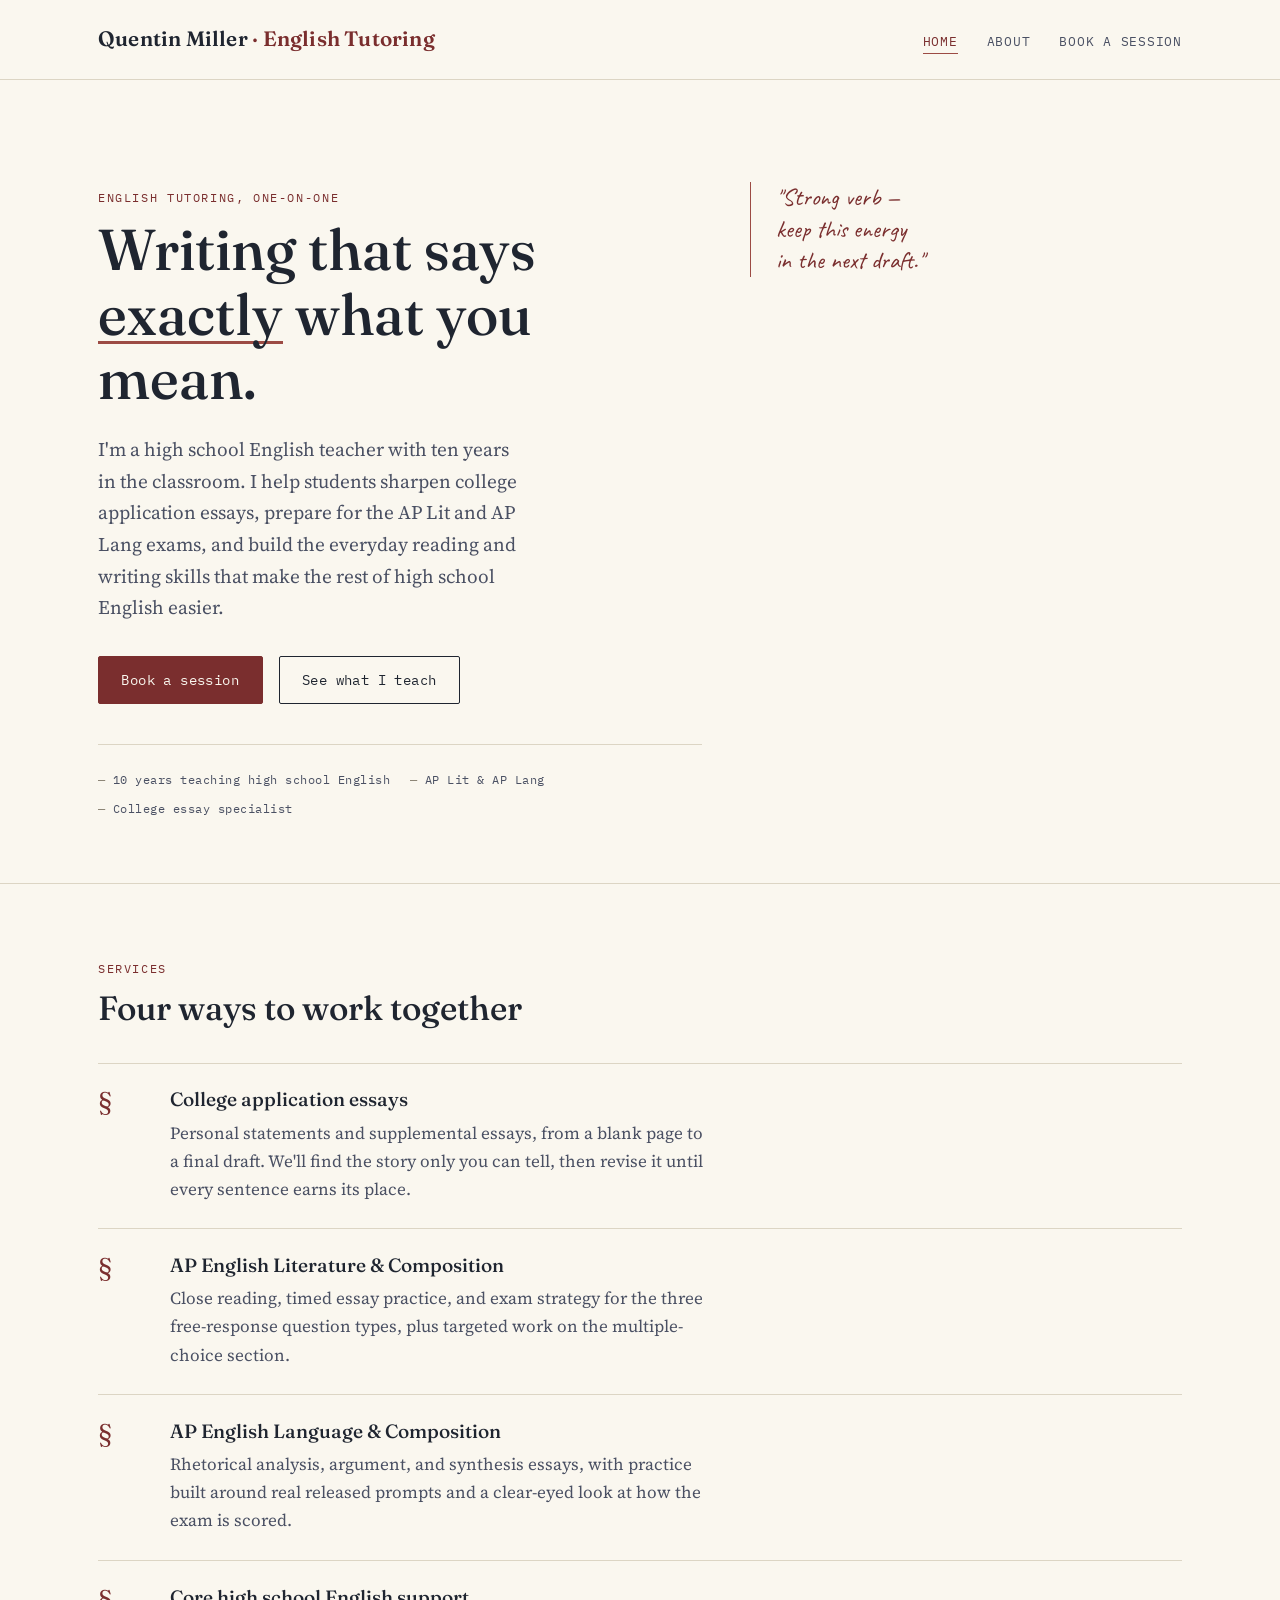
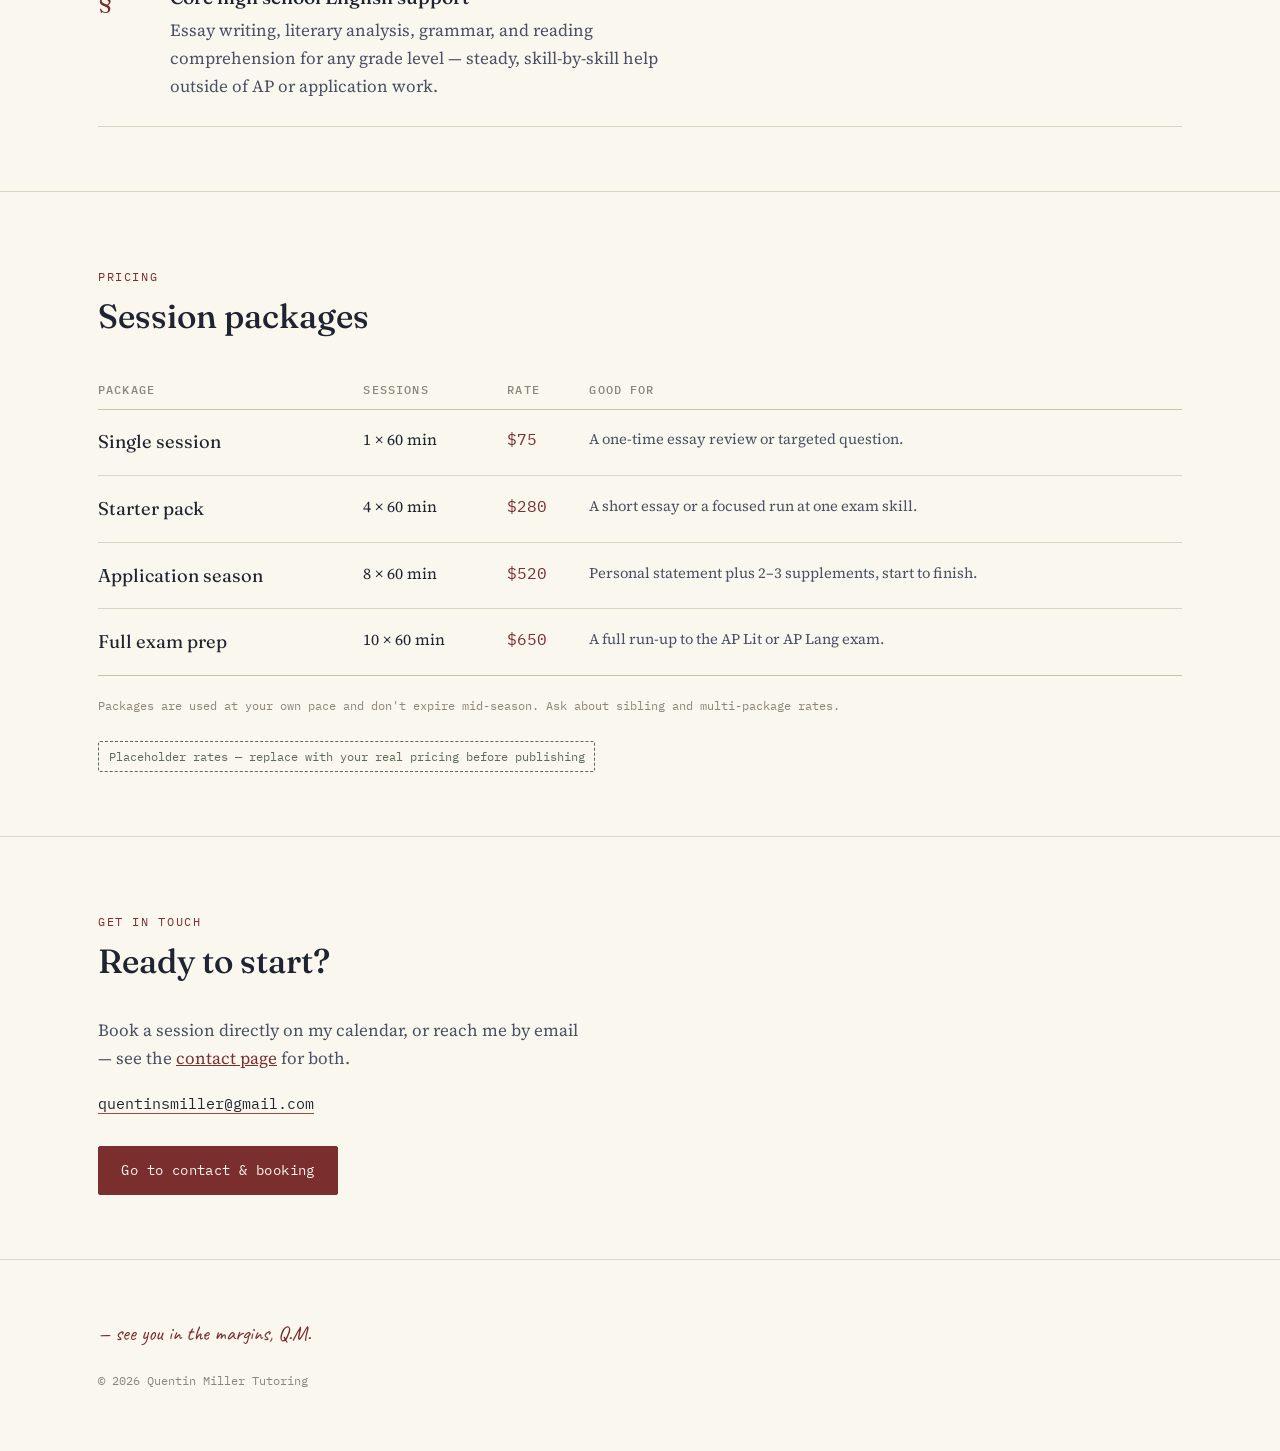
<file: index.html>
<!DOCTYPE html>
<html lang="en">
<head>
<meta charset="UTF-8">
<meta name="viewport" content="width=device-width, initial-scale=1.0">
<title>Quentin Miller — English Tutoring</title>
<meta name="description" content="English tutoring with a 10-year AP teacher: college application essays, AP English Lit &amp; Lang exam prep, and core high school English support.">
<link rel="stylesheet" href="styles.css">
</head>
<body>

<header class="site-header">
  <div class="header-inner">
    <a href="index.html" class="wordmark">Quentin Miller <span>· English Tutoring</span></a>
    <nav class="primary-nav" aria-label="Primary">
      <ul>
        <li><a href="index.html" aria-current="page">Home</a></li>
        <li><a href="about.html">About</a></li>
        <li><a href="contact.html">Book a Session</a></li>
      </ul>
    </nav>
  </div>
</header>

<main>
  <section class="hero">
    <div class="page">
      <div class="hero-grid">
        <div>
          <p class="eyebrow">English Tutoring, One-on-One</p>
          <h1>Writing that says<br><span class="underline-mark">exactly</span> what you mean.</h1>
          <p class="lede">
            I'm a high school English teacher with ten years in the classroom.
            I help students sharpen college application essays, prepare for the
            AP Lit and AP Lang exams, and build the everyday reading and writing
            skills that make the rest of high school English easier.
          </p>
          <div class="hero-actions">
            <a class="btn btn-primary" href="contact.html">Book a session</a>
            <a class="btn btn-quiet" href="#services">See what I teach</a>
          </div>
          <div class="credentials-strip">
            <span>10 years teaching high school English</span>
            <span>AP Lit &amp; AP Lang</span>
            <span>College essay specialist</span>
          </div>
        </div>
        <div class="marginalia">
          "Strong verb —<br>keep this energy<br>in the next draft."
        </div>
      </div>
    </div>
  </section>

  <section id="services">
    <div class="page">
      <div class="section-head">
        <p class="eyebrow">Services</p>
        <h2>Four ways to work together</h2>
      </div>
      <div class="rubric-list">
        <div class="rubric-item">
          <div class="rubric-mark">§</div>
          <div>
            <h3>College application essays</h3>
            <p>Personal statements and supplemental essays, from a blank page to a final draft. We'll find the story only you can tell, then revise it until every sentence earns its place.</p>
          </div>
        </div>
        <div class="rubric-item">
          <div class="rubric-mark">§</div>
          <div>
            <h3>AP English Literature &amp; Composition</h3>
            <p>Close reading, timed essay practice, and exam strategy for the three free-response question types, plus targeted work on the multiple-choice section.</p>
          </div>
        </div>
        <div class="rubric-item">
          <div class="rubric-mark">§</div>
          <div>
            <h3>AP English Language &amp; Composition</h3>
            <p>Rhetorical analysis, argument, and synthesis essays, with practice built around real released prompts and a clear-eyed look at how the exam is scored.</p>
          </div>
        </div>
        <div class="rubric-item">
          <div class="rubric-mark">§</div>
          <div>
            <h3>Core high school English support</h3>
            <p>Essay writing, literary analysis, grammar, and reading comprehension for any grade level — steady, skill-by-skill help outside of AP or application work.</p>
          </div>
        </div>
      </div>
    </div>
  </section>

  <section id="pricing">
    <div class="page">
      <div class="section-head">
        <p class="eyebrow">Pricing</p>
        <h2>Session packages</h2>
      </div>
      <table class="price-table">
        <thead>
          <tr>
            <th>Package</th>
            <th>Sessions</th>
            <th>Rate</th>
            <th>Good for</th>
          </tr>
        </thead>
        <tbody>
          <tr>
            <td class="pkg-name">Single session</td>
            <td>1 × 60 min</td>
            <td class="pkg-rate">$75</td>
            <td class="pkg-note">A one-time essay review or targeted question.</td>
          </tr>
          <tr>
            <td class="pkg-name">Starter pack</td>
            <td>4 × 60 min</td>
            <td class="pkg-rate">$280</td>
            <td class="pkg-note">A short essay or a focused run at one exam skill.</td>
          </tr>
          <tr>
            <td class="pkg-name">Application season</td>
            <td>8 × 60 min</td>
            <td class="pkg-rate">$520</td>
            <td class="pkg-note">Personal statement plus 2–3 supplements, start to finish.</td>
          </tr>
          <tr>
            <td class="pkg-name">Full exam prep</td>
            <td>10 × 60 min</td>
            <td class="pkg-rate">$650</td>
            <td class="pkg-note">A full run-up to the AP Lit or AP Lang exam.</td>
          </tr>
        </tbody>
      </table>
      <p class="price-footnote">Packages are used at your own pace and don't expire mid-season. Ask about sibling and multi-package rates.</p>
      <span class="edit-flag">Placeholder rates — replace with your real pricing before publishing</span>
    </div>
  </section>

  <section id="contact-cta">
    <div class="page">
      <div class="section-head">
        <p class="eyebrow">Get in touch</p>
        <h2>Ready to start?</h2>
      </div>
      <p style="max-width: 55ch; color: var(--ink-soft);">
        Book a session directly on my calendar, or reach me by email — see the
        <a href="contact.html" style="color: var(--oxblood);">contact page</a> for both.
      </p>
      <div class="contact-line" style="margin-top: 1.2rem;">
        <a href="mailto:quentinsmiller@gmail.com">quentinsmiller@gmail.com</a>
      </div>
      <a class="btn btn-primary" href="contact.html" style="margin-top: 1rem;">Go to contact &amp; booking</a>
    </div>
  </section>
</main>

<footer class="site-footer">
  <div class="page">
    <p class="footer-note">— see you in the margins, Q.M.</p>
    <p class="footer-meta">© 2026 Quentin Miller Tutoring</p>
  </div>
</footer>

</body>
</html>
</file>
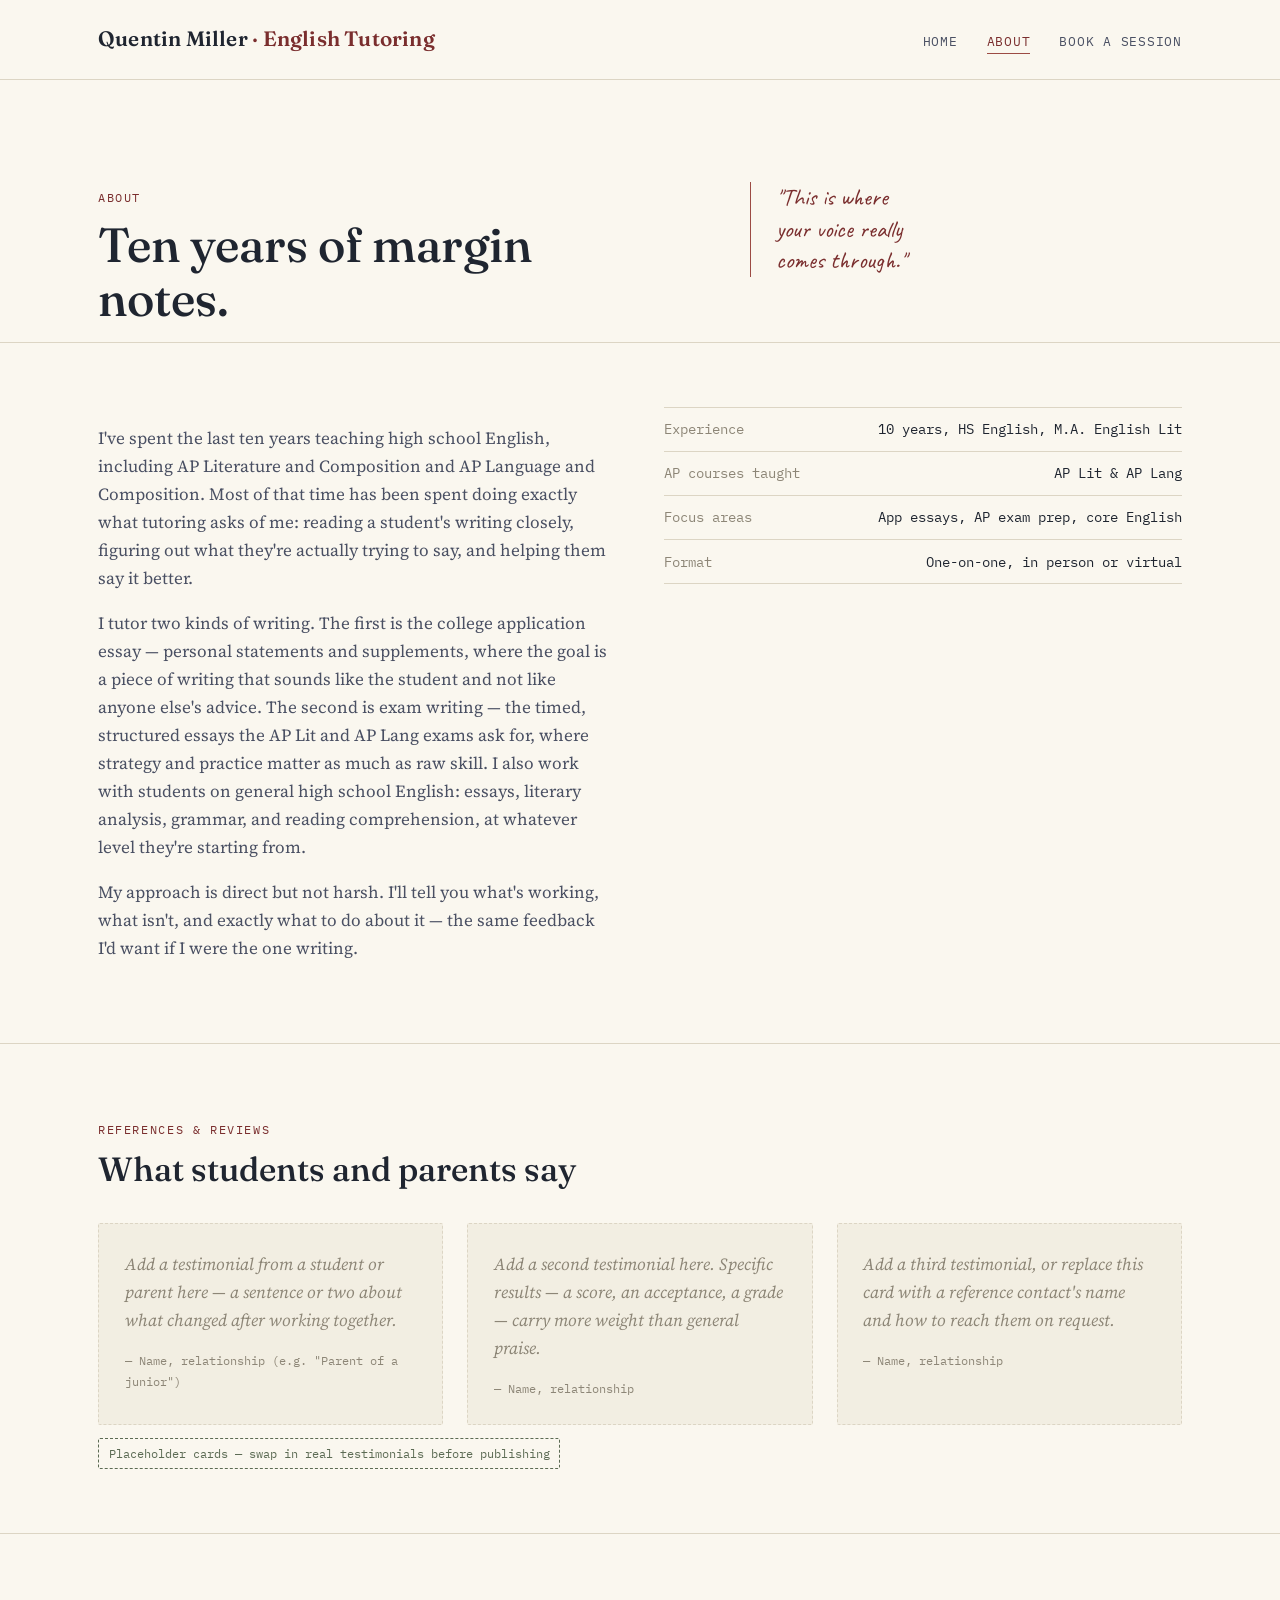
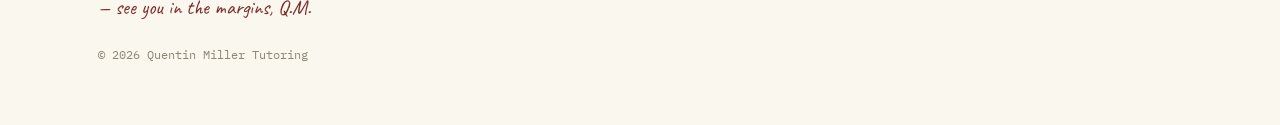
<file: about.html>
<!DOCTYPE html>
<html lang="en">
<head>
<meta charset="UTF-8">
<meta name="viewport" content="width=device-width, initial-scale=1.0">
<title>About — Quentin Miller English Tutoring</title>
<meta name="description" content="About Quentin Miller: 10 years teaching high school English, AP Lit and AP Lang, and college application essays.">
<link rel="stylesheet" href="styles.css">
</head>
<body>

<header class="site-header">
  <div class="header-inner">
    <a href="index.html" class="wordmark">Quentin Miller <span>· English Tutoring</span></a>
    <nav class="primary-nav" aria-label="Primary">
      <ul>
        <li><a href="index.html">Home</a></li>
        <li><a href="about.html" aria-current="page">About</a></li>
        <li><a href="contact.html">Book a Session</a></li>
      </ul>
    </nav>
  </div>
</header>

<main>
  <section class="hero" style="padding-bottom: 1rem;">
    <div class="page">
      <div class="hero-grid">
        <div>
          <p class="eyebrow">About</p>
          <h1 style="font-size: clamp(2.1rem, 4vw, 3rem); max-width: 18ch;">Ten years of margin notes.</h1>
        </div>
        <div class="marginalia">
          "This is where<br>your voice really<br>comes through."
        </div>
      </div>
    </div>
  </section>

  <section>
    <div class="page">
      <div class="bio-grid">
        <div>
          <p>
            I've spent the last ten years teaching high school English, including
            AP Literature and Composition and AP Language and Composition. Most
            of that time has been spent doing exactly what tutoring asks of me:
            reading a student's writing closely, figuring out what they're
            actually trying to say, and helping them say it better.
          </p>
          <p>
            I tutor two kinds of writing. The first is the college application
            essay — personal statements and supplements, where the goal is a
            piece of writing that sounds like the student and not like anyone
            else's advice. The second is exam writing — the timed, structured
            essays the AP Lit and AP Lang exams ask for, where strategy and
            practice matter as much as raw skill. I also work with students on
            general high school English: essays, literary analysis, grammar,
            and reading comprehension, at whatever level they're starting from.
          </p>
          <p>
            My approach is direct but not harsh. I'll tell you what's working,
            what isn't, and exactly what to do about it — the same feedback I'd
            want if I were the one writing.
          </p>
        </div>
        <ul class="fact-list">
          <li><span class="fact-label">Experience</span><span>10 years, HS English, M.A. English Lit</span></li>
          <li><span class="fact-label">AP courses taught</span><span>AP Lit &amp; AP Lang</span></li>
          <li><span class="fact-label">Focus areas</span><span>App essays, AP exam prep, core English</span></li>
          <li><span class="fact-label">Format</span><span>One-on-one, in person or virtual</span></li>
        </ul>
      </div>
    </div>
  </section>

  <section id="references">
    <div class="page">
      <div class="section-head">
        <p class="eyebrow">References &amp; Reviews</p>
        <h2>What students and parents say</h2>
      </div>
      <div class="testimonial-grid">
        <div class="testimonial-card placeholder">
          <p class="quote">Add a testimonial from a student or parent here — a sentence or two about what changed after working together.</p>
          <p class="attribution">— Name, relationship (e.g. "Parent of a junior")</p>
        </div>
        <div class="testimonial-card placeholder">
          <p class="quote">Add a second testimonial here. Specific results — a score, an acceptance, a grade — carry more weight than general praise.</p>
          <p class="attribution">— Name, relationship</p>
        </div>
        <div class="testimonial-card placeholder">
          <p class="quote">Add a third testimonial, or replace this card with a reference contact's name and how to reach them on request.</p>
          <p class="attribution">— Name, relationship</p>
        </div>
      </div>
      <span class="edit-flag">Placeholder cards — swap in real testimonials before publishing</span>
    </div>
  </section>
</main>

<footer class="site-footer">
  <div class="page">
    <p class="footer-note">— see you in the margins, Q.M.</p>
    <p class="footer-meta">© 2026 Quentin Miller Tutoring</p>
  </div>
</footer>

</body>
</html>
</file>
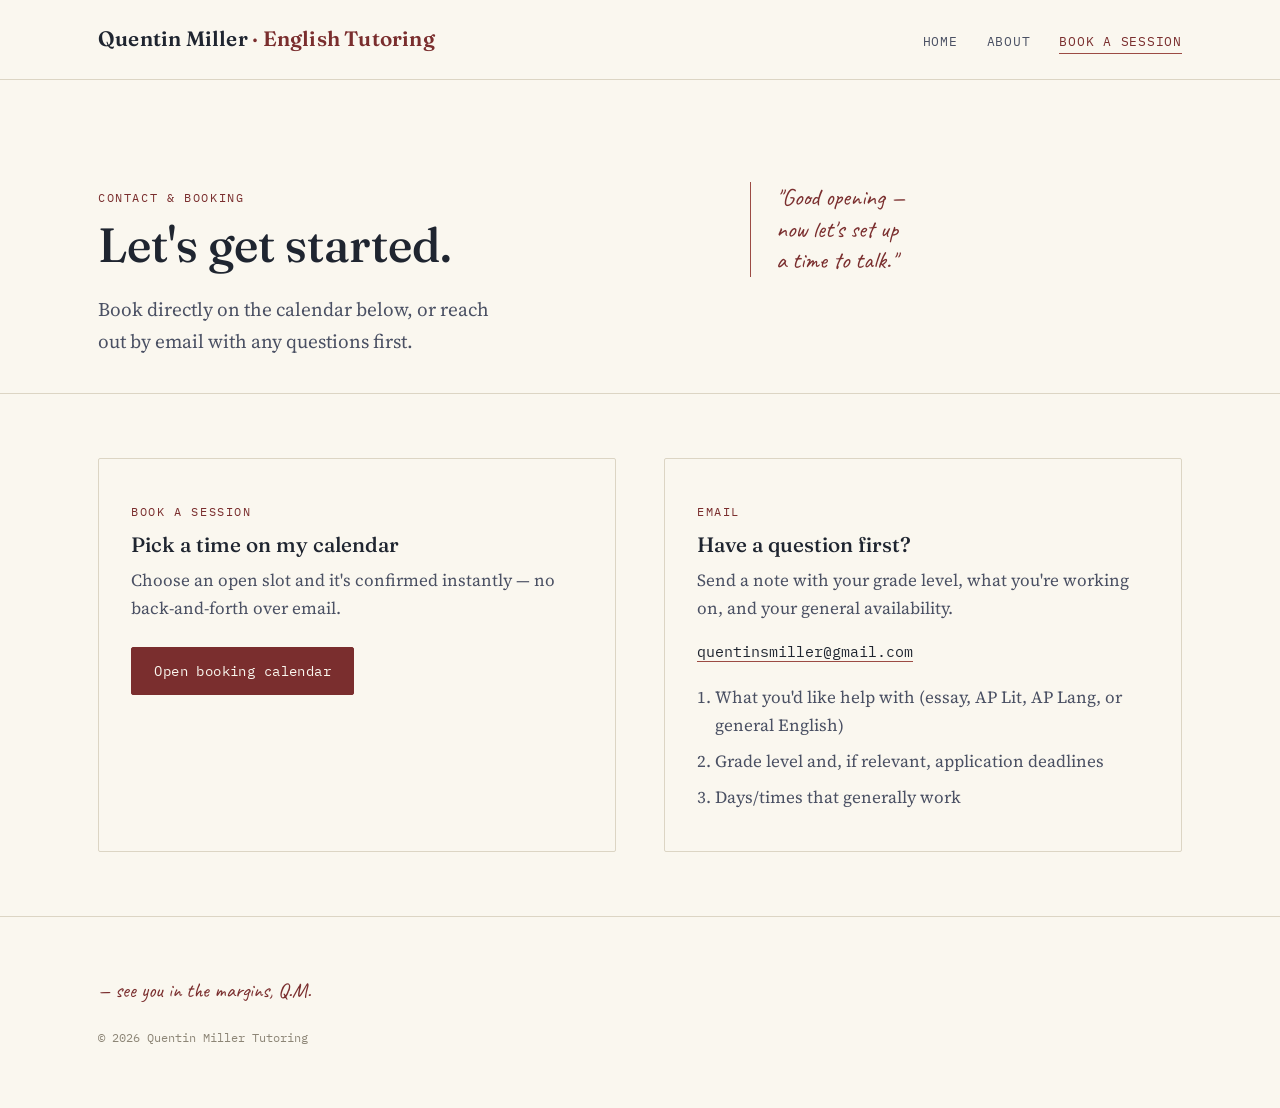
<file: contact.html>
<!DOCTYPE html>
<html lang="en">
<head>
<meta charset="UTF-8">
<meta name="viewport" content="width=device-width, initial-scale=1.0">
<title>Contact &amp; Booking — Quentin Miller English Tutoring</title>
<meta name="description" content="Book a tutoring session with Quentin Miller or get in touch by email.">
<link rel="stylesheet" href="styles.css">
</head>
<body>
 
<header class="site-header">
  <div class="header-inner">
    <a href="index.html" class="wordmark">Quentin Miller <span>· English Tutoring</span></a>
    <nav class="primary-nav" aria-label="Primary">
      <ul>
        <li><a href="index.html">Home</a></li>
        <li><a href="about.html">About</a></li>
        <li><a href="contact.html" aria-current="page">Book a Session</a></li>
      </ul>
    </nav>
  </div>
</header>
 
<main>
  <section class="hero" style="padding-bottom: 1rem;">
    <div class="page">
      <div class="hero-grid">
        <div>
          <p class="eyebrow">Contact &amp; Booking</p>
          <h1 style="font-size: clamp(2.1rem, 4vw, 3rem); max-width: 16ch;">Let's get started.</h1>
          <p class="lede">Book directly on the calendar below, or reach out by email with any questions first.</p>
        </div>
        <div class="marginalia">
          "Good opening —<br>now let's set up<br>a time to talk."
        </div>
      </div>
    </div>
  </section>
 
  <section>
    <div class="page">
      <div class="contact-grid">
        <div class="contact-card">
          <p class="eyebrow">Book a session</p>
          <h3>Pick a time on my calendar</h3>
          <p style="color: var(--ink-soft); margin-top: 0;">
            Choose an open slot and it's confirmed instantly — no back-and-forth over email.
          </p>
          <a class="btn btn-primary" href="https://calendar.app.google/LboQvitR3gF41ei46" target="_blank" rel="noopener" style="margin-top: 0.5rem;">Open booking calendar</a>
        </div>
 
        <div class="contact-card">
          <p class="eyebrow">Email</p>
          <h3>Have a question first?</h3>
          <p style="color: var(--ink-soft); margin-top: 0;">
            Send a note with your grade level, what you're working on, and your general availability.
          </p>
          <p class="contact-line"><a href="mailto:quentinsmiller@gmail.com">quentinsmiller@gmail.com</a></p>
          <ol class="steps-list">
            <li>What you'd like help with (essay, AP Lit, AP Lang, or general English)</li>
            <li>Grade level and, if relevant, application deadlines</li>
            <li>Days/times that generally work</li>
          </ol>
        </div>
      </div>
    </div>
  </section>
</main>
 
<footer class="site-footer">
  <div class="page">
    <p class="footer-note">— see you in the margins, Q.M.</p>
    <p class="footer-meta">© 2026 Quentin Miller Tutoring</p>
  </div>
</footer>
 
</body>
</html>
</file>
<file: styles.css>
/* ==========================================================================
   Quentin Miller — English Tutoring
   Design language: an annotated manuscript. Paper, ink, and a single
   oxblood pen mark. Margin notes stand in for the "signature element."
   ========================================================================== */

@import url('https://fonts.googleapis.com/css2?family=Fraunces:ital,opsz,wght@0,9..144,400;0,9..144,500;0,9..144,600;1,9..144,500&family=Source+Serif+4:ital,wght@0,400;0,600;1,400&family=IBM+Plex+Mono:ital,wght@0,400;0,500;1,400&family=Caveat:wght@500;600&display=swap');

:root {
  --paper: #FAF7EF;
  --paper-dim: #F2EEE2;
  --ink: #1F2530;
  --ink-soft: #4A5063;
  --oxblood: #7A2E2E;
  --oxblood-soft: #9C4B44;
  --sage: #5C6B54;
  --pencil: #8D8677;
  --rule: #DCD5C4;
  --rule-strong: #C9C0AA;

  --display: 'Fraunces', serif;
  --body: 'Source Serif 4', Georgia, serif;
  --mono: 'IBM Plex Mono', monospace;
  --hand: 'Caveat', cursive;

  --measure: 68ch;
  --gutter: clamp(1.25rem, 4vw, 3rem);
}

* { box-sizing: border-box; }

html {
  scroll-behavior: smooth;
}

@media (prefers-reduced-motion: reduce) {
  html { scroll-behavior: auto; }
  * { animation-duration: 0.01ms !important; transition-duration: 0.01ms !important; }
}

body {
  margin: 0;
  background: var(--paper);
  color: var(--ink);
  font-family: var(--body);
  font-size: 1.0625rem;
  line-height: 1.65;
  -webkit-font-smoothing: antialiased;
}

a {
  color: inherit;
}

a:focus-visible,
button:focus-visible {
  outline: 2px solid var(--oxblood);
  outline-offset: 3px;
}

h1, h2, h3 {
  font-family: var(--display);
  font-weight: 500;
  color: var(--ink);
  line-height: 1.12;
  margin: 0;
}

.eyebrow {
  font-family: var(--mono);
  font-size: 0.72rem;
  letter-spacing: 0.14em;
  text-transform: uppercase;
  color: var(--oxblood);
}

/* ---------- layout shell ---------- */

.page {
  max-width: 1180px;
  margin: 0 auto;
  padding: 0 var(--gutter);
}

.margin-frame {
  display: grid;
  grid-template-columns: 3rem 1fr;
  gap: 0 1.5rem;
}

.margin-frame::before {
  content: "";
  border-left: 1px solid var(--rule);
  height: 100%;
}

@media (max-width: 720px) {
  .margin-frame { grid-template-columns: 0 1fr; gap: 0; }
  .margin-frame::before { border-left: none; }
}

/* ---------- header / nav ---------- */

header.site-header {
  border-bottom: 1px solid var(--rule);
}

.header-inner {
  max-width: 1180px;
  margin: 0 auto;
  padding: 1.4rem var(--gutter);
  display: flex;
  align-items: baseline;
  justify-content: space-between;
  flex-wrap: wrap;
  gap: 0.75rem 2rem;
}

.wordmark {
  font-family: var(--display);
  font-size: 1.3rem;
  font-weight: 600;
  text-decoration: none;
  letter-spacing: 0.01em;
}

.wordmark span {
  color: var(--oxblood);
}

nav.primary-nav ul {
  list-style: none;
  display: flex;
  gap: 1.8rem;
  margin: 0;
  padding: 0;
  font-family: var(--mono);
  font-size: 0.8rem;
  letter-spacing: 0.06em;
  text-transform: uppercase;
}

nav.primary-nav a {
  text-decoration: none;
  color: var(--ink-soft);
  padding-bottom: 3px;
  border-bottom: 1px solid transparent;
  transition: color 0.15s ease, border-color 0.15s ease;
}

nav.primary-nav a:hover,
nav.primary-nav a[aria-current="page"] {
  color: var(--oxblood);
  border-color: var(--oxblood-soft);
}

/* ---------- hero ---------- */

.hero {
  padding: clamp(3rem, 8vw, 6rem) 0 clamp(2.5rem, 6vw, 4rem);
}

.hero-grid {
  display: grid;
  grid-template-columns: 1.4fr 1fr;
  gap: 3rem;
  align-items: start;
}

@media (max-width: 860px) {
  .hero-grid { grid-template-columns: 1fr; }
}

.hero h1 {
  font-size: clamp(2.4rem, 5vw, 3.6rem);
  max-width: 14ch;
}

.hero .underline-mark {
  text-decoration: none;
  background-image: linear-gradient(var(--oxblood-soft), var(--oxblood-soft));
  background-repeat: no-repeat;
  background-size: 100% 3px;
  background-position: 0 92%;
}

.hero p.lede {
  margin-top: 1.4rem;
  font-size: 1.2rem;
  color: var(--ink-soft);
  max-width: 42ch;
}

.hero-actions {
  margin-top: 2rem;
  display: flex;
  gap: 1rem;
  flex-wrap: wrap;
}

/* marginalia callout — the signature element */
.marginalia {
  font-family: var(--hand);
  color: var(--oxblood);
  font-size: 1.5rem;
  line-height: 1.3;
  position: relative;
  padding: 0.4rem 0 0.4rem 1.6rem;
}

.marginalia::before {
  content: "";
  position: absolute;
  left: 0;
  top: 0.35rem;
  bottom: 0.35rem;
  width: 1px;
  background: var(--oxblood-soft);
}

.credentials-strip {
  margin-top: 2.5rem;
  padding-top: 1.5rem;
  border-top: 1px solid var(--rule);
  font-family: var(--mono);
  font-size: 0.78rem;
  letter-spacing: 0.04em;
  color: var(--ink-soft);
  display: flex;
  flex-wrap: wrap;
  gap: 0.5rem 1.2rem;
}

.credentials-strip span::before {
  content: "— ";
  color: var(--pencil);
}

/* ---------- buttons ---------- */

.btn {
  display: inline-flex;
  align-items: center;
  gap: 0.5rem;
  font-family: var(--mono);
  font-size: 0.85rem;
  letter-spacing: 0.03em;
  text-decoration: none;
  padding: 0.75rem 1.4rem;
  border: 1px solid var(--ink);
  border-radius: 2px;
  transition: background 0.15s ease, color 0.15s ease, border-color 0.15s ease;
}

.btn-primary {
  background: var(--oxblood);
  border-color: var(--oxblood);
  color: var(--paper);
}

.btn-primary:hover {
  background: var(--ink);
  border-color: var(--ink);
}

.btn-quiet {
  background: transparent;
  color: var(--ink);
}

.btn-quiet:hover {
  background: var(--ink);
  color: var(--paper);
}

/* ---------- sections ---------- */

section {
  padding: clamp(2.5rem, 6vw, 4rem) 0;
}

section + section {
  border-top: 1px solid var(--rule);
}

.section-head {
  margin-bottom: 2.2rem;
  max-width: 56ch;
}

.section-head h2 {
  font-size: clamp(1.6rem, 3vw, 2.1rem);
  margin-top: 0.4rem;
}

/* ---------- services (rubric list) ---------- */

.rubric-list {
  display: grid;
  gap: 0;
}

.rubric-item {
  display: grid;
  grid-template-columns: 3rem 1fr;
  gap: 1.5rem;
  padding: 1.6rem 0;
  border-top: 1px solid var(--rule);
}

.rubric-item:last-child {
  border-bottom: 1px solid var(--rule);
}

.rubric-mark {
  font-family: var(--display);
  font-size: 1.6rem;
  color: var(--oxblood);
  line-height: 1;
}

.rubric-item h3 {
  font-size: 1.2rem;
  margin-bottom: 0.5rem;
}

.rubric-item p {
  margin: 0;
  color: var(--ink-soft);
  max-width: 60ch;
}

/* ---------- pricing (syllabus table) ---------- */

.price-table {
  width: 100%;
  border-collapse: collapse;
  font-size: 0.98rem;
}

.price-table th {
  font-family: var(--mono);
  font-size: 0.72rem;
  letter-spacing: 0.1em;
  text-transform: uppercase;
  color: var(--pencil);
  text-align: left;
  font-weight: 500;
  padding: 0.6rem 1rem 0.6rem 0;
  border-bottom: 1px solid var(--rule-strong);
}

.price-table td {
  padding: 1.1rem 1rem 1.1rem 0;
  border-bottom: 1px solid var(--rule);
  vertical-align: top;
}

.price-table tr:last-child td {
  border-bottom: 1px solid var(--rule-strong);
}

.price-table .pkg-name {
  font-family: var(--display);
  font-size: 1.15rem;
}

.price-table .pkg-rate {
  font-family: var(--mono);
  color: var(--oxblood);
  white-space: nowrap;
}

.price-table .pkg-note {
  color: var(--ink-soft);
  font-size: 0.92rem;
}

.price-footnote {
  margin-top: 1.2rem;
  font-family: var(--mono);
  font-size: 0.78rem;
  color: var(--pencil);
}

.edit-flag {
  display: inline-block;
  margin-top: 0.8rem;
  font-family: var(--mono);
  font-size: 0.72rem;
  color: var(--sage);
  border: 1px dashed var(--sage);
  padding: 0.3rem 0.6rem;
  border-radius: 2px;
}

/* ---------- testimonials ---------- */

.testimonial-grid {
  display: grid;
  grid-template-columns: repeat(auto-fit, minmax(240px, 1fr));
  gap: 1.5rem;
}

.testimonial-card {
  border: 1px solid var(--rule);
  padding: 1.6rem;
  border-radius: 2px;
  background: var(--paper-dim);
}

.testimonial-card p.quote {
  font-family: var(--body);
  font-style: italic;
  color: var(--ink-soft);
  margin: 0 0 1rem;
}

.testimonial-card p.attribution {
  font-family: var(--mono);
  font-size: 0.78rem;
  color: var(--pencil);
  margin: 0;
}

.testimonial-card.placeholder {
  border-style: dashed;
  color: var(--pencil);
}

.testimonial-card.placeholder p.quote {
  color: var(--pencil);
}

/* ---------- about bio ---------- */

.bio-grid {
  display: grid;
  grid-template-columns: 1fr 1fr;
  gap: 3rem;
  align-items: start;
}

@media (max-width: 780px) {
  .bio-grid { grid-template-columns: 1fr; }
}

.bio-grid p {
  color: var(--ink-soft);
}

.fact-list {
  list-style: none;
  margin: 0;
  padding: 0;
  font-family: var(--mono);
  font-size: 0.85rem;
}

.fact-list li {
  padding: 0.65rem 0;
  border-top: 1px solid var(--rule);
  display: flex;
  justify-content: space-between;
  gap: 1rem;
}

.fact-list li:last-child {
  border-bottom: 1px solid var(--rule);
}

.fact-list .fact-label {
  color: var(--pencil);
}

/* ---------- contact ---------- */

.contact-grid {
  display: grid;
  grid-template-columns: 1fr 1fr;
  gap: 3rem;
}

@media (max-width: 780px) {
  .contact-grid { grid-template-columns: 1fr; }
}

.contact-card {
  border: 1px solid var(--rule);
  padding: 2rem;
  border-radius: 2px;
}

.contact-card h3 {
  font-size: 1.3rem;
  margin-bottom: 0.6rem;
}

.contact-line {
  font-family: var(--mono);
  font-size: 0.95rem;
  margin: 0.9rem 0;
}

.contact-line a {
  text-decoration: none;
  border-bottom: 1px solid var(--oxblood-soft);
}

.steps-list {
  margin: 1.2rem 0 0;
  padding-left: 1.1rem;
  color: var(--ink-soft);
}

.steps-list li {
  margin-bottom: 0.5rem;
}

/* ---------- footer ---------- */

footer.site-footer {
  border-top: 1px solid var(--rule);
  padding: 2.2rem 0 3rem;
}

.footer-note {
  font-family: var(--hand);
  font-size: 1.3rem;
  color: var(--oxblood);
}

.footer-meta {
  margin-top: 0.8rem;
  font-family: var(--mono);
  font-size: 0.75rem;
  color: var(--pencil);
}
</file>
